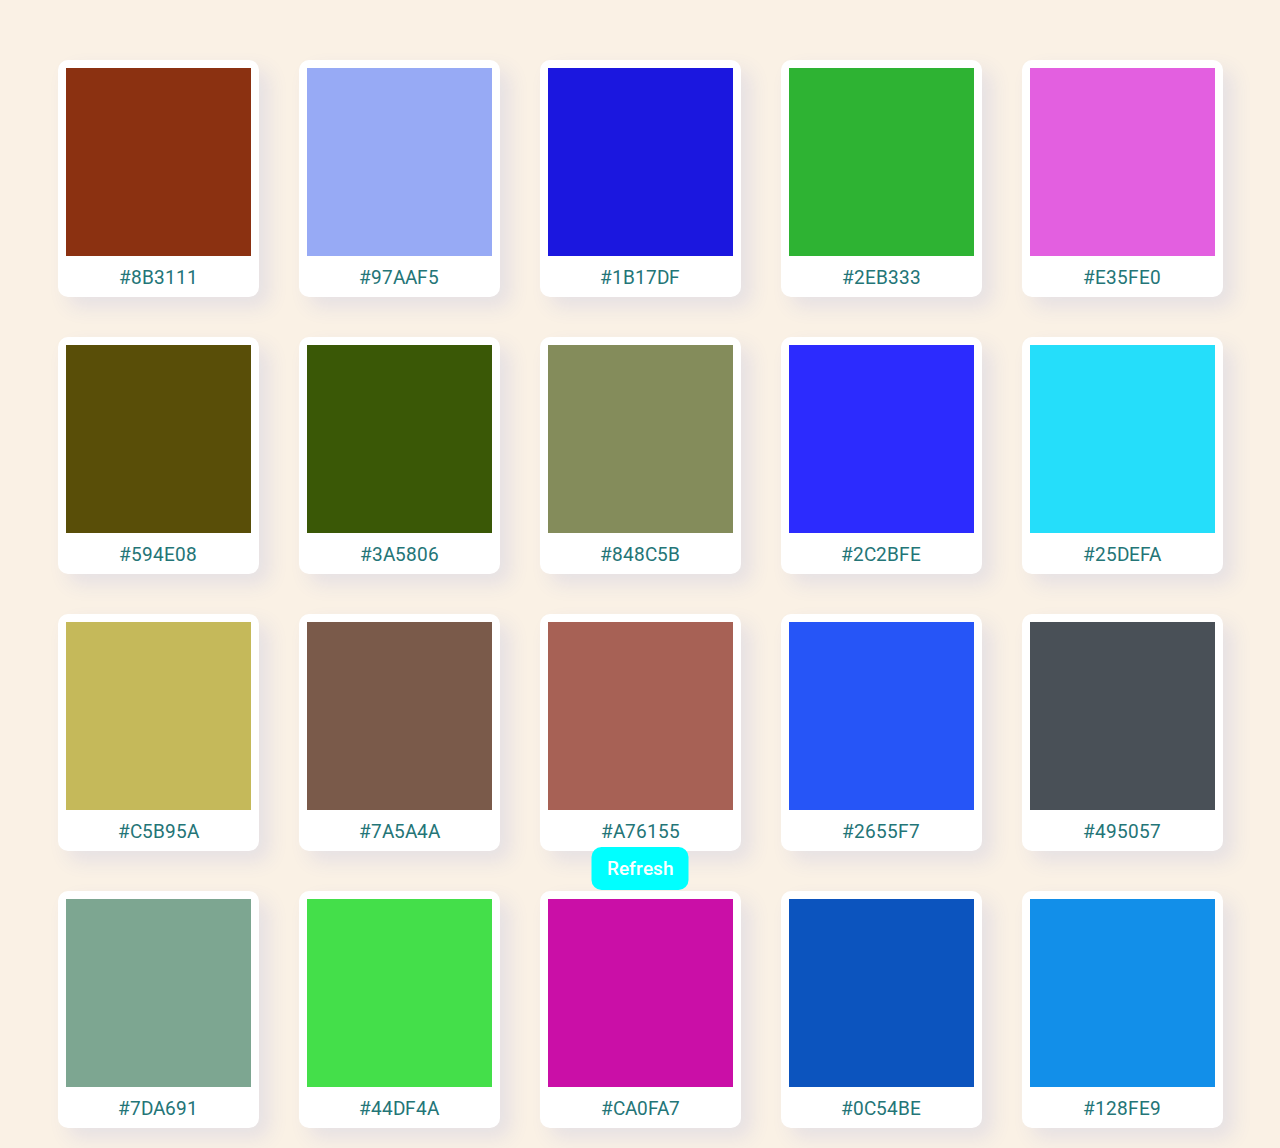
<file: random_color_palette/index.html>
<!DOCTYPE html>
<html lang="en">
  <head>
    <meta charset="UTF-8" />
    <meta http-equiv="X-UA-Compatible" content="IE=edge" />
    <meta name="viewport" content="width=device-width, initial-scale=1.0" />
    <link rel="stylesheet" href="style.css" />
    <script src="./script.js" defer></script>
    <title>Random Color Palette</title>
  </head>
  <body>
    <div class="container"></div>
    <button class="btn">Refresh</button>
  </body>
</html>
</file>
<file: random_color_palette/style.css>
@import url("https://fonts.googleapis.com/css2?family=Roboto:wght@100;300;400;500;700;900&display=swap");
* {
  margin: 0;
  padding: 0;
  box-sizing: border-box;
  font-family: "Roboto", sans-serif;
}
body {
  background-color: #faf1e5;
}
.container {
  display: flex;
  flex-wrap: wrap;
  justify-content: center;
  padding-top: 40px;
}
.list .color {
  background-color: #ffffff;
  text-align: center;
  list-style: none;
  margin: 20px;
  padding: 8px;
  border-radius: 10px;
  cursor: pointer;
  transition: transform 0.3s ease;
  box-shadow: 10px 10px 20px rgba(50, 80, 220, 0.1);
}
.list .color:active {
  transform: scale(0.9);
}

.color .box {
  width: 185px;
  height: 188px;
  background-color: #00ffff;
}
.color:hover .box {
  filter: brightness(98%);
}
span {
  display: block;
  font-size: 1.2rem;
  margin-top: 10px;
  color: #247577;
  text-transform: uppercase;
  cursor: pointer;
}
.btn {
  position: fixed;
  left: 50%;
  bottom: 10px;
  outline: none;
  color: #ffffff;
  font-size: 1.2rem;
  padding: 10px 15px;
  font-weight: 500;
  background: #00ffff;
  border: none;
  border-radius: 10px;
  transform: translate(-50%);
  cursor: pointer;
}
.btn:hover {
  background-color: #247577;
}
@media screen and (max-width:482px) {
  .list{
    margin: 10px;
  }
  .list .color{
    margin: 8px;
    padding: 5px;
  }
  .list .box{
    width: 145px;
    height: 148px;
  }
  span{
    font-size: 1rem;
  }
}
</file>
